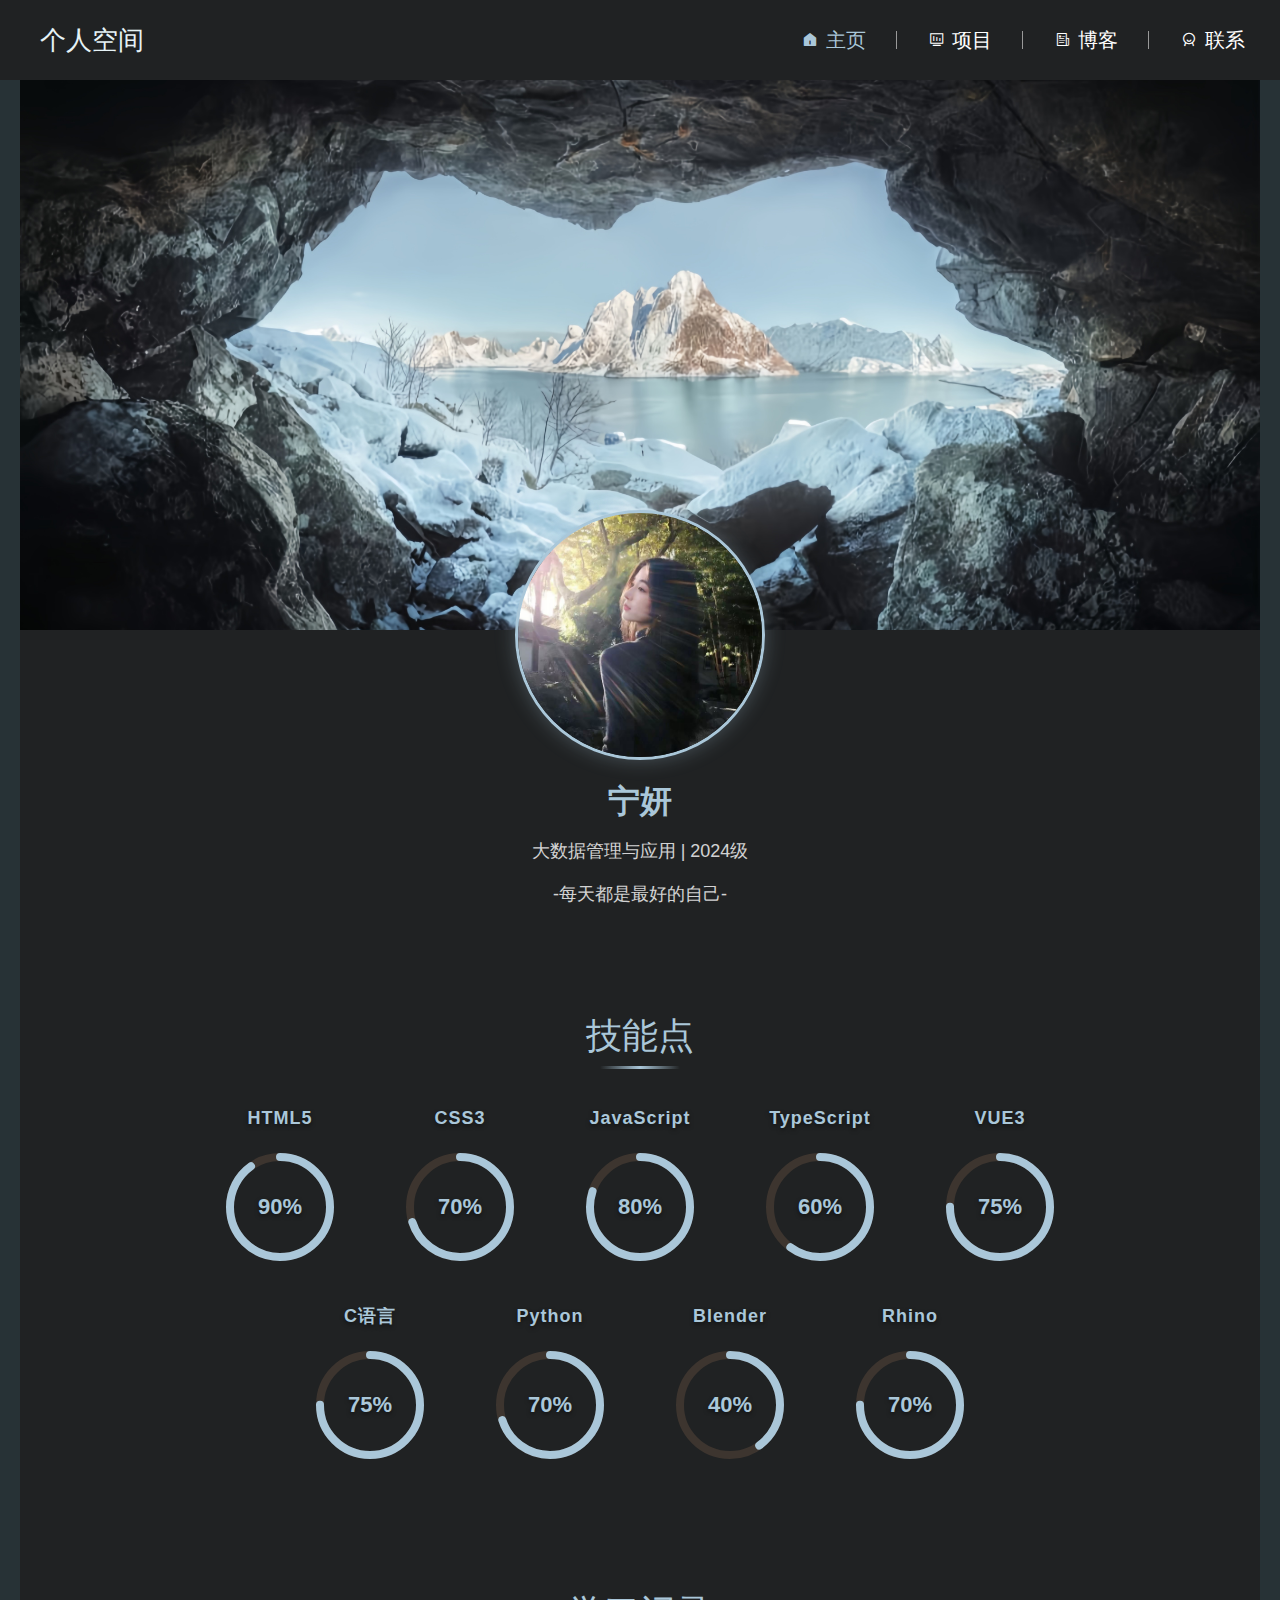
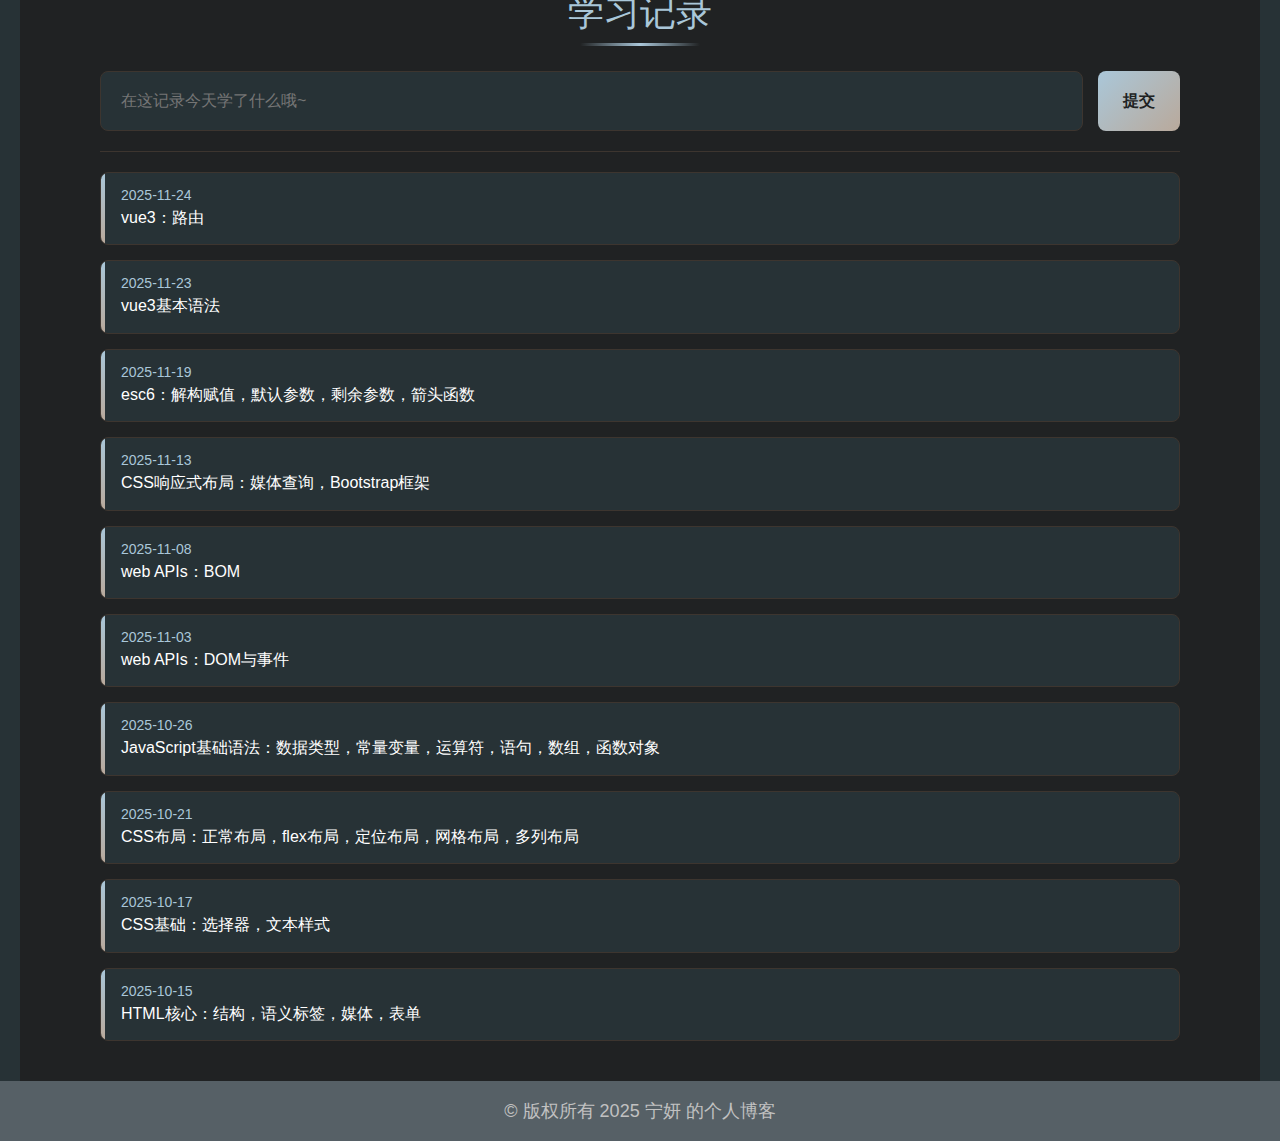
<file: index.html>
<!DOCTYPE html>
<html lang="en">

<head>
  <meta charset="UTF-8">
  <meta name="viewport" content="width=device-width, initial-scale=1.0, maximum-scale=1.0, user-scalable=no">
  <meta name="HandheldFriendly" content="true">
  <meta name="MobileOptimized" content="width">
  <meta name="theme-color" content="#273236">
  <title>个人空间</title>
  <link rel="stylesheet" href="./css/base.css">
  <link rel="stylesheet" href="./css/common.css">
  <link rel="stylesheet" href="./css/index.css">
  <link rel="stylesheet" href="./iconfont/iconfont.css">
  <link rel="stylesheet" href="./css/jiazai.css">
  <!-- 延迟加载JavaScript，确保DOM完全加载 -->
  <link rel="preload" href="./images/banner.jpg" as="image">
</head>

<body>
  <!-- 头部 -->
  <!-- 快捷导航 -->
  <div class="shortcut">
    <div class="w">
      <div class="shortcut-toll">
        <div class="shortcut-left">
          <h2>个人空间</h2>
        </div>
        <div class="shortcut-right">
          <ul>
            <li><a href="index.html" class="one">
                <span class="iconfont icon-shouye2-xuanzhong"></span>
                主页</a></li>
            <li class="line"></li>
            <li><a href="xiangmu.html" class="two"><span class="iconfont icon-zixun1-weixuanzhong">
                </span>
                项目</a></li>
            <li class="line"></li>
            <li><a href="boke.html" class="three"><span class="iconfont icon-zixun2-weixuanzhong"></span>
                博客</a></li>
            <li class="line"></li>
            <li><a href="lianxi.html" class="four"><span class="iconfont icon-wode2-weixuanzhong"></span>
                联系</a></li>
          </ul>
        </div>
      </div>
    </div>
  </div>
  <!-- banner -->
  <div class="banner">
    <div class="w">
      <div class="pic">
      </div>
    </div>
  </div>

  <!-- 内容 -->
  <div class="body">
    <div class="connect">
      <div class="w">
        <!-- 自我介绍 -->
        <div class="self-introduction">
          <div class="self-top">
            <div class="profile-image">
              <img src="./images/self.jpg" alt="宁妍">
            </div>
            <h1>宁妍</h1>
            <p class="profile-description">大数据管理与应用 | 2024级</p>
            <p class="profile-description">-每天都是最好的自己-</p>

          </div>
          <div class="self-bottom">
            <p class="title">技能点</p>
            <div class="hobby">
              <ul>
                <li>
                  <span class="skill-name">HTML5</span>
                  <div class="circle-progress">
                    <svg class="circle-progress-svg" width="120" height="120">
                      <circle class="circle-bg" cx="60" cy="60" r="50" fill="none" />
                      <circle class="circle-progress-bar" cx="60" cy="60" r="50" fill="none" stroke-dasharray="314.16"
                        stroke-dashoffset="31.42" data-percent="90" />
                    </svg>
                    <span class="skill-percentage">90%</span>
                  </div>
                </li>
                <li>
                  <span class="skill-name">CSS3</span>
                  <div class="circle-progress">
                    <svg class="circle-progress-svg" width="120" height="120">
                      <circle class="circle-bg" cx="60" cy="60" r="50" fill="none" />
                      <circle class="circle-progress-bar" cx="60" cy="60" r="50" fill="none" stroke-dasharray="314.16"
                        stroke-dashoffset="94.25" data-percent="70" />
                    </svg>
                    <span class="skill-percentage">70%</span>
                  </div>
                </li>
                <li>
                  <span class="skill-name">JavaScript</span>
                  <div class="circle-progress">
                    <svg class="circle-progress-svg" width="120" height="120">
                      <circle class="circle-bg" cx="60" cy="60" r="50" fill="none" />
                      <circle class="circle-progress-bar" cx="60" cy="60" r="50" fill="none" stroke-dasharray="314.16"
                        stroke-dashoffset="157.08" data-percent="80" />
                    </svg>
                    <span class="skill-percentage">80%</span>
                  </div>
                </li>
                <li>
                  <span class="skill-name">TypeScript</span>
                  <div class="circle-progress">
                    <svg class="circle-progress-svg" width="120" height="120">
                      <circle class="circle-bg" cx="60" cy="60" r="50" fill="none" />
                      <circle class="circle-progress-bar" cx="60" cy="60" r="50" fill="none" stroke-dasharray="314.16"
                        stroke-dashoffset="157.08" data-percent="60" />
                    </svg>
                    <span class="skill-percentage">60%</span>
                  </div>
                </li>
                <li>
                  <span class="skill-name">VUE3</span>
                  <div class="circle-progress">
                    <svg class="circle-progress-svg" width="120" height="120">
                      <circle class="circle-bg" cx="60" cy="60" r="50" fill="none" />
                      <circle class="circle-progress-bar" cx="60" cy="60" r="50" fill="none" stroke-dasharray="314.16"
                        stroke-dashoffset="157.08" data-percent="75" />
                    </svg>
                    <span class="skill-percentage">75%</span>
                  </div>
                </li>
                <li>
                  <span class="skill-name">C语言</span>
                  <div class="circle-progress">
                    <svg class="circle-progress-svg" width="120" height="120">
                      <circle class="circle-bg" cx="60" cy="60" r="50" fill="none" />
                      <circle class="circle-progress-bar" cx="60" cy="60" r="50" fill="none" stroke-dasharray="314.16"
                        stroke-dashoffset="78.54" data-percent="75" />
                    </svg>
                    <span class="skill-percentage">75%</span>
                  </div>
                </li>
                <li>
                  <span class="skill-name">Python</span>
                  <div class="circle-progress">
                    <svg class="circle-progress-svg" width="120" height="120">
                      <circle class="circle-bg" cx="60" cy="60" r="50" fill="none" />
                      <circle class="circle-progress-bar" cx="60" cy="60" r="50" fill="none" stroke-dasharray="314.16"
                        stroke-dashoffset="94.25" data-percent="70" />
                    </svg>
                    <span class="skill-percentage">70%</span>
                  </div>
                </li>
                <li>
                  <span class="skill-name">Blender</span>
                  <div class="circle-progress">
                    <svg class="circle-progress-svg" width="120" height="120">
                      <circle class="circle-bg" cx="60" cy="60" r="50" fill="none" />
                      <circle class="circle-progress-bar" cx="60" cy="60" r="50" fill="none" stroke-dasharray="314.16"
                        stroke-dashoffset="188.5" data-percent="40" />
                    </svg>
                    <span class="skill-percentage">40%</span>
                  </div>
                </li>
                <li>
                  <span class="skill-name">Rhino</span>
                  <div class="circle-progress">
                    <svg class="circle-progress-svg" width="120" height="120">
                      <circle class="circle-bg" cx="60" cy="60" r="50" fill="none" />
                      <circle class="circle-progress-bar" cx="60" cy="60" r="50" fill="none" stroke-dasharray="314.16"
                        stroke-dashoffset="94.25" data-percent="75" />
                    </svg>
                    <span class="skill-percentage">70%</span>
                  </div>
                </li>
              </ul>
            </div>
          </div>
        </div>
        <!-- 学习记录 -->
        <div class="study-records">
          <div class="record-card">
            <h2>学习记录</h2>
            <div class="record-form">
              <input type="text" id="studyInput" placeholder="在这记录今天学了什么哦~">
              <button id="submitBtn">提交</button>
            </div>
            <div class="records-section">
              <ul id="recordsList"></ul>
            </div>
          </div>
        </div>
      </div>
    </div>


    <script src="./js/index.js"></script>
</body>

<!-- 尾部 -->
<footer class="footer ">
  <div class="w">
    <p>© 版权所有 2025 宁妍 的个人博客</p>
  </div>
</footer>


</html>
</file>
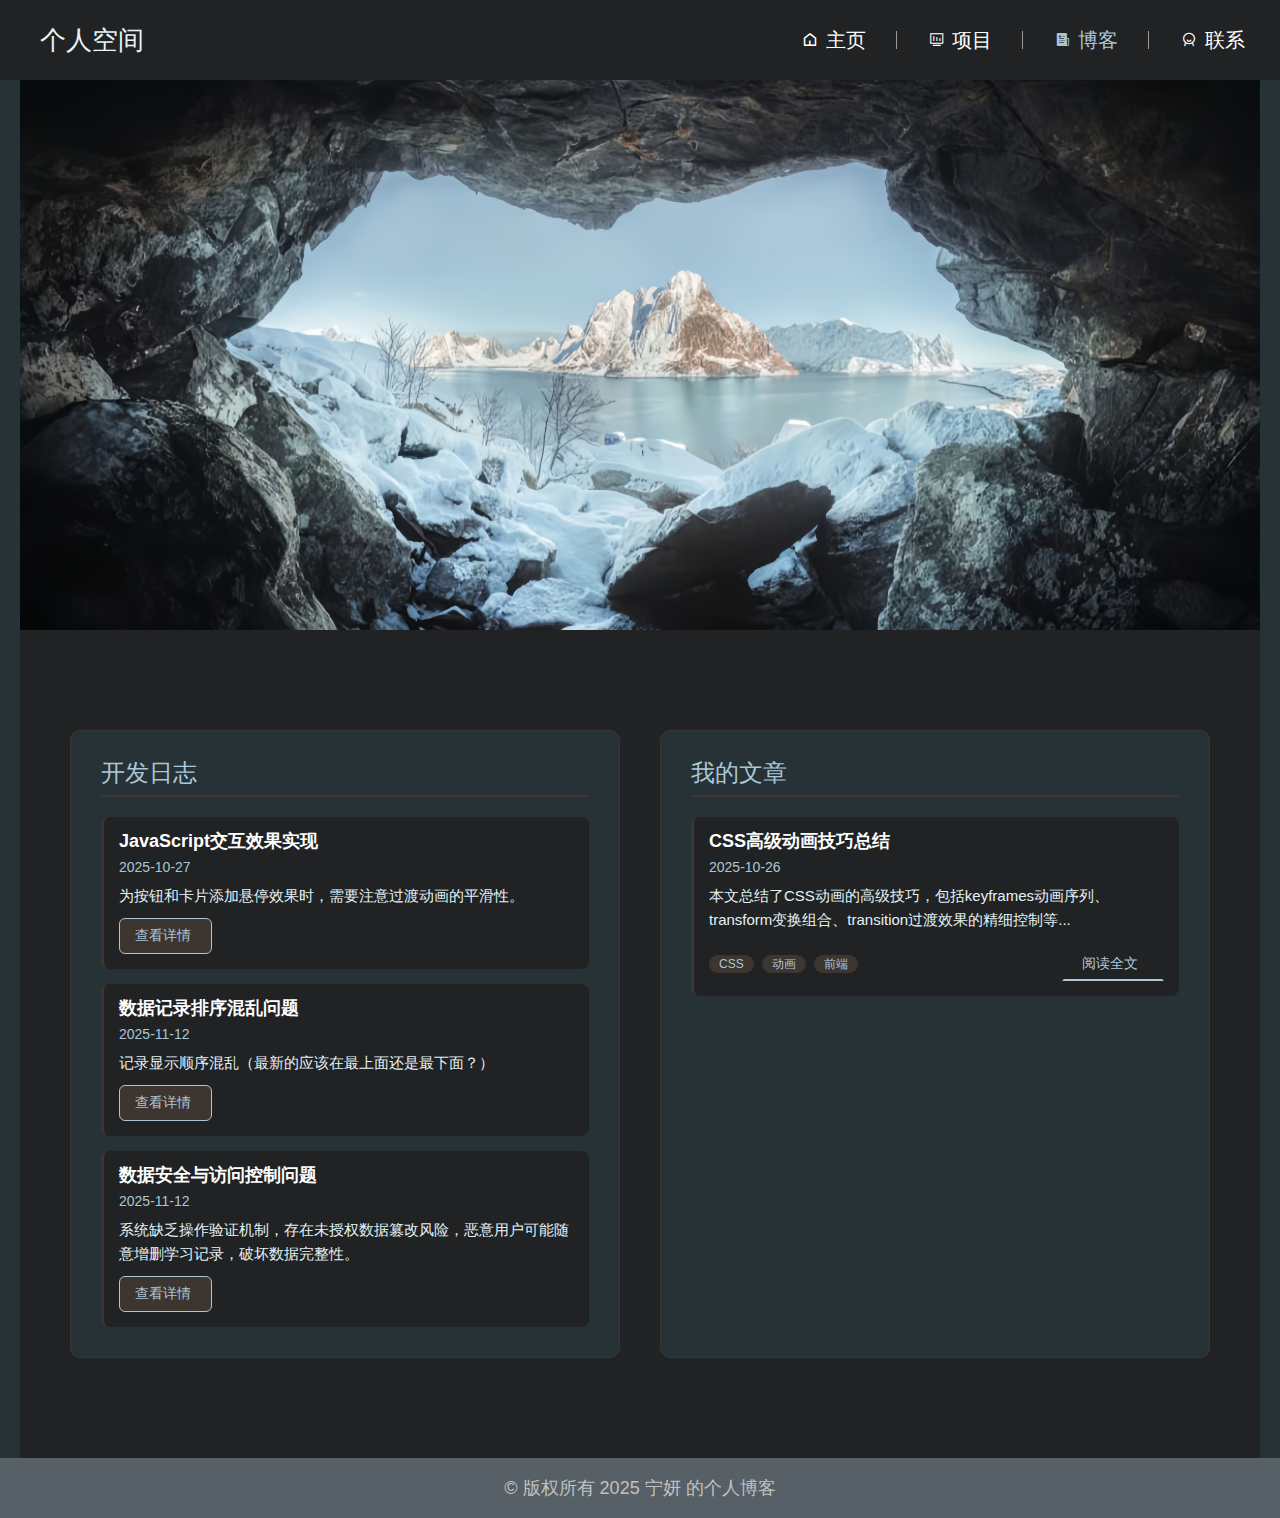
<file: boke.html>
<!DOCTYPE html>
<html lang="en">

<head>
  <meta charset="UTF-8">
  <meta name="viewport" content="width=device-width, initial-scale=1.0">
  <title>个人空间</title>
  <link rel="stylesheet" href="./css/base.css">
  <link rel="stylesheet" href="./css/common.css">
  <link rel="stylesheet" href="./css/boke.css">
  <link rel="stylesheet" href="./iconfont/iconfont.css">
  <link rel="preload" href="./images/banner.jpg" as="image">
</head>

<body>
  <!-- 头部 -->
  <!-- 快捷导航 -->
  <div class="shortcut">
    <div class="w">
      <div class="shortcut-toll">
        <div class="shortcut-left">
          <h2>个人空间</h2>
        </div>
        <div class="shortcut-right">
          <ul>
            <li><a href="index.html" class="one">
                <span class="iconfont icon-shouye2-weixuanzhong"></span>
                主页</a></li>
            <li class="line"></li>
            <li><a href="xiangmu.html" class="two"><span class="iconfont icon-zixun1-weixuanzhong">
                </span>
                项目</a></li>
            <li class="line"></li>
            <li><a href="boke.html" class="three"><span class="iconfont icon-zixun2-xuanzhong"></span>
                博客</a></li>
            <li class="line"></li>
            <li><a href="lianxi.html" class="four"><span class="iconfont icon-wode2-weixuanzhong"></span>
                联系</a></li>
          </ul>
        </div>
      </div>
    </div>
  </div>
  <!-- banner -->
  <div class="banner">
    <div class="w">
      <div class="pic">
      </div>
    </div>
  </div>

  <!-- 内容 -->
  <div class="body">

    <div class="w">
      <div class="connect">
        <div class="blog-container">
          <!-- 开发日志部分 -->
          <div class="blog-section">
            <h3><span class="iconfont icon-rizhi"></span> 开发日志</h3>
            <!-- 日志1 -->
            <div class="dev-log-item">
              <h4 class="log-title">JavaScript交互效果实现</h4>
              <span class="log-date">2025-10-27</span>
              <p class="log-content">为按钮和卡片添加悬停效果时，需要注意过渡动画的平滑性。</p>
              <button class="detail-btn">查看详情 <span class="iconfont icon-jiantou1"></span></button>
              <div class="log-solution" style="display: none;">
                <h5 class="solution-title">解决步骤：</h5>
                <ol class="solution-steps">
                  <li>确定交互元素：识别需要添加悬停效果的UI组件</li>
                  <li>设计动画效果：规划缩放、颜色变化、阴影等视觉反馈</li>
                  <li>添加过渡属性：为所有变化的属性设置统一的transition时间（0.3s）</li>
                  <li>调整时间曲线：使用ease-out使动画开始较快，结束较慢</li>
                  <li>实现延迟效果：为不同属性设置stagger delay，创建层次感</li>
                  <li>性能优化：避免在动画中改变position、width等触发重排的属性</li>
                </ol>
              </div>
            </div>
            <!-- 日志2 -->
            <div class="dev-log-item">
              <h4 class="log-title">数据记录排序混乱问题</h4>
              <span class="log-date">2025-11-12</span>
              <p class="log-content">记录显示顺序混乱（最新的应该在最上面还是最下面？）</p>
              <button class="detail-btn">查看详情 <span class="iconfont icon-jiantou1"></span></button>
              <div class="log-solution" style="display: none;">
                <h5 class="solution-title">解决步骤：</h5>
                <ol class="solution-steps">
                  <li>使用unshift()将新记录插入数组开头</li>
                  <li>或用sort((a,b) => b.timestamp - a.timestamp)按时间戳倒序</li>
                  <li>渲染时直接遍历数组，最新记录自然显示在顶部</li>
                </ol>
              </div>
            </div>
            <!-- 日志3 -->
            <div class="dev-log-item">
              <h4 class="log-title">数据安全与访问控制问题</h4>
              <span class="log-date">2025-11-12</span>
              <p class="log-content">系统缺乏操作验证机制，存在未授权数据篡改风险，恶意用户可能随意增删学习记录，破坏数据完整性。</p>
              <button class="detail-btn">查看详情 <span class="iconfont icon-jiantou1"></span></button>
              <div class="log-solution" style="display: none;">
                <h5 class="solution-title">解决步骤：</h5>
                <ol class="solution-steps">
                  <li>在执行提交或删除操作前触发验证流程</li>
                  <li>通过模态对话框要求用户输入预设密钥</li>
                  <li>建立验证中间件，仅在密码验证通过后执行数据操作</li>
                  <li>验证失败时终止当前操作并提示错误信息</li>
                  <li>p：在实际应用中，这种前端验证仍然可能被绕过，因此对于更敏感的操作，建议结合后端验证。但鉴于当前需求为前端功能，我们仅在前端实现。</li>
                </ol>
              </div>
            </div>
          </div>

          <!-- 我的文章部分 -->
          <div class="blog-section">
            <h3><span class="iconfont icon-wenzhang"></span> 我的文章</h3>
            <!-- 文章1 -->
            <div class="article-item">
              <h4 class="article-title">CSS高级动画技巧总结</h4>
              <span class="article-date">2025-10-26</span>
              <p class="article-content">
                本文总结了CSS动画的高级技巧，包括keyframes动画序列、transform变换组合、transition过渡效果的精细控制等...</p>
              <div class="article-actions">
                <div class="article-tags">
                  <span class="article-tag">CSS</span>
                  <span class="article-tag">动画</span>
                  <span class="article-tag">前端</span>
                </div>
                <button class="article-detail-btn">阅读全文 <span class="iconfont icon-jiantouyou"></span></button>
              </div>
              <div class="article-full-content" style="display: none;">
                <p class="full-text">
                  掌握高级技巧的核心是打破单一属性变化，通过组合与控制实现更细腻、更贴近自然的动画效果。

                  1. 多属性与分层动画：避免“僵硬感”

                  核心是用 animation 或 transition 同时控制多个属性，并为不同元素设置不同延迟，模拟真实世界的运动层次。

                  • 示例：按钮hover时，背景色（0ms延迟）、缩放（100ms延迟）、阴影（200ms延迟）依次变化，而非同步动。

                  • 关键代码：transition: background 0.3s, transform 0.3s 0.1s, box-shadow 0.3s 0.2s;

                  2. 贝塞尔曲线：自定义动画“节奏”

                  cubic-bezier() 是控制动画速度曲线的核心，能实现“先快后慢”“回弹”等非匀速效果，替代默认的 ease。

                  • 常用实用曲线：

                  ◦ 轻微回弹：cubic-bezier(0.17, 0.67, 0.83, 0.67)（适合卡片弹出）

                  ◦ 快速启动：cubic-bezier(0.22, 1, 0.36, 1)（适合按钮点击）

                  • 工具推荐：使用 cubic-bezier.com 可视化调试曲线。

                  3. 关键帧（@keyframes）进阶：精细控制每一步

                  不局限于“开始-结束”两帧，在 @keyframes 中插入中间帧，实现复杂运动路径或状态变化。

                  • 示例：小球弹跳动画，在50%帧设置 transform: scale(1.1, 0.9)（落地压扁），100%帧恢复原大小，模拟真实弹跳形变。

                  • 关键代码：
                  @keyframes bounce {
                  0% { transform: translateY(0); }
                  50% { transform: translateY(100px) scale(1.1, 0.9); }
                  100% { transform: translateY(0); }
                  }
                  4. 硬件加速：解决“卡顿”问题

                  通过触发浏览器GPU渲染，提升动画流畅度，尤其适合高频变化的元素（如旋转、缩放）。

                  • 触发方式：为动画元素添加 transform: translateZ(0) 或 will-change: transform（提前告知浏览器准备优化）。

                  • 注意：避免滥用，过多GPU加速会占用额外内存。

                  5. 动画组合：实现“复合效果”

                  将多个独立动画通过 animation 合并，用逗号分隔，实现更丰富的视觉表现。

                  • 示例：图标同时旋转（spin动画）+ 闪烁（flash动画），关键代码：animation: spin 2s linear infinite, flash 1s ease infinite;
                </p>
              </div>
            </div>
            <!-- 文章2 -->
          </div>
        </div>
      </div>
    </div>
  </div>
  <script src="js/boke.js"></script>

  <!-- 尾部 -->
  <footer class="footer ">
    <div class="w">
      <p>© 版权所有 2025 宁妍 的个人博客</p>
    </div>
  </footer>

</html>
</file>
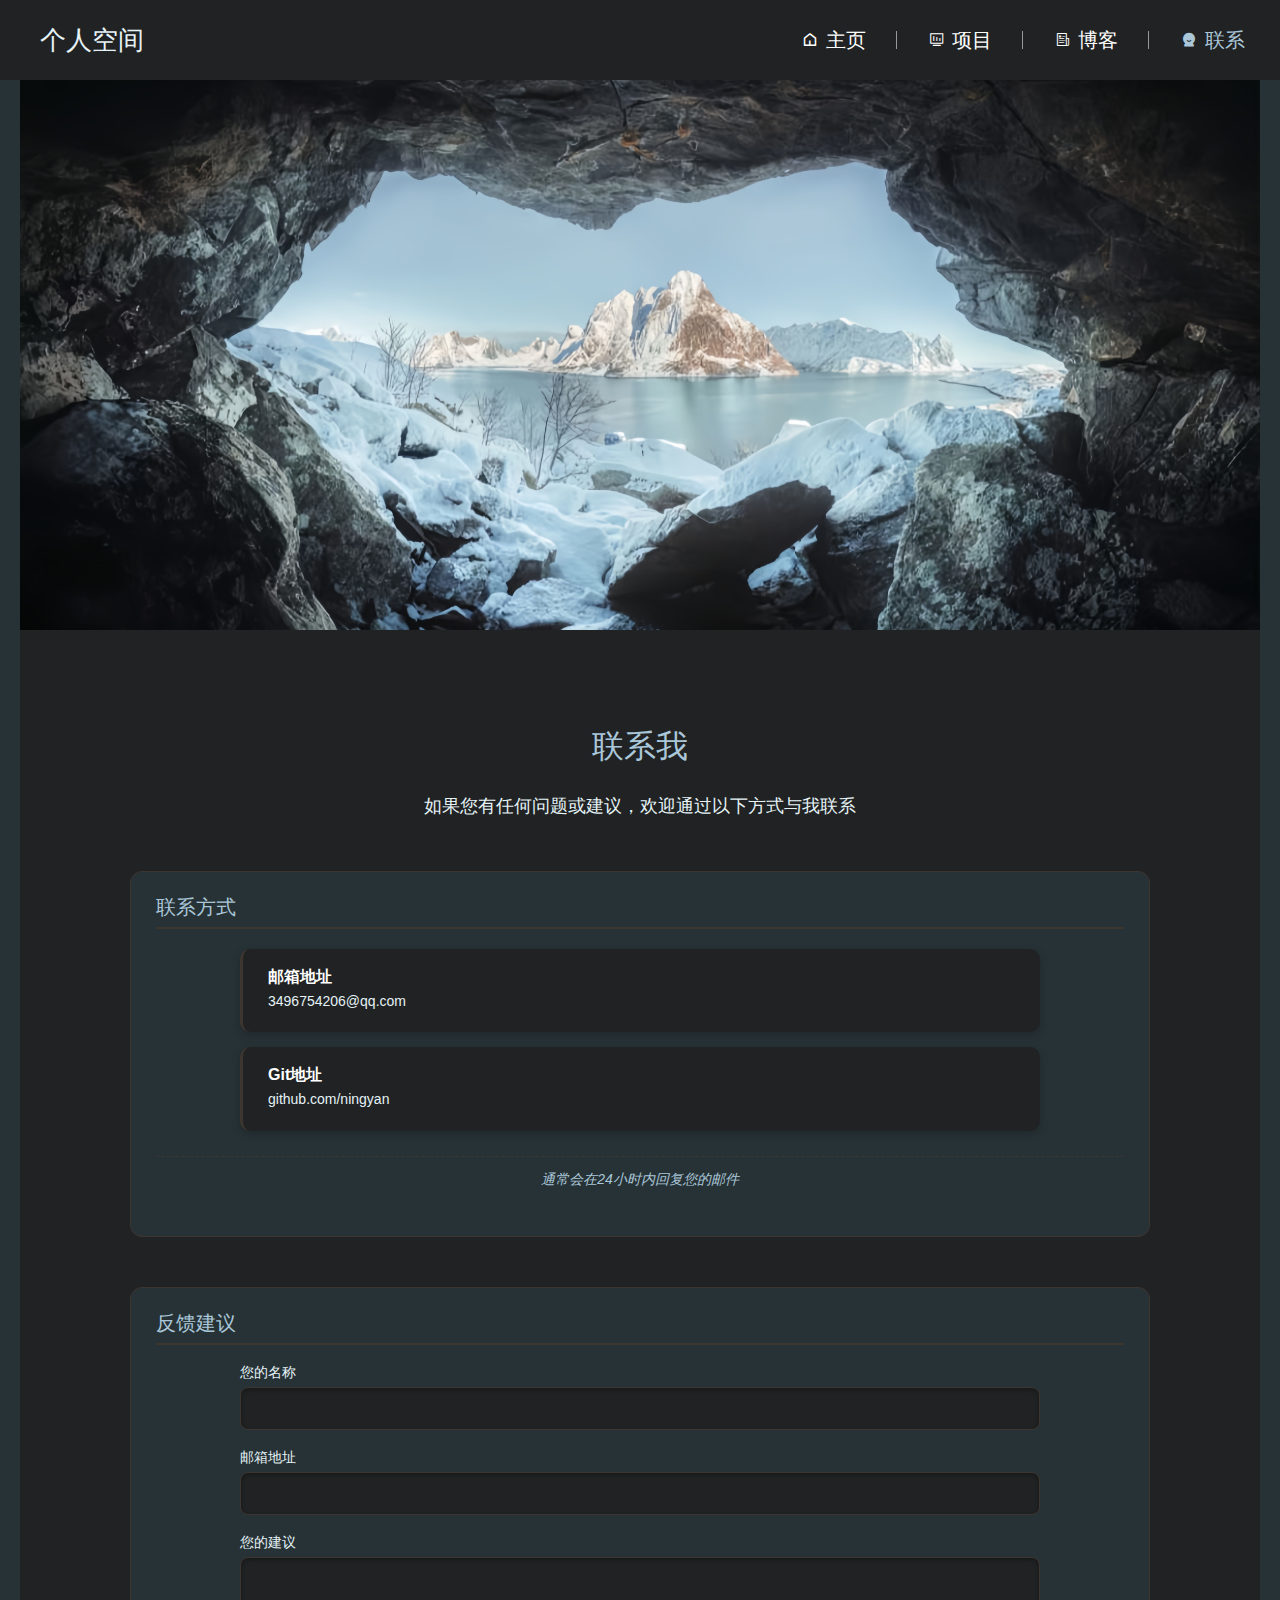
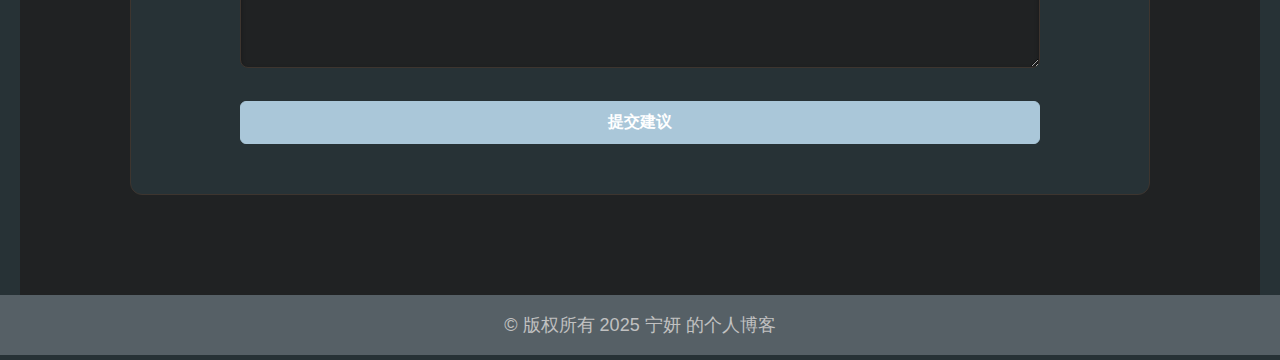
<file: lianxi.html>
<!DOCTYPE html>
<html lang="en">

<head>
  <meta charset="UTF-8">
  <meta name="viewport" content="width=device-width, initial-scale=1.0">
  <title>个人空间</title>
  <link rel="stylesheet" href="./css/base.css">
  <link rel="stylesheet" href="./css/common.css">
  <link rel="stylesheet" href="./css/lianxi.css">
  <link rel="stylesheet" href="./iconfont/iconfont.css">
</head>

<body>
  <!-- 头部 -->
  <!-- 快捷导航 -->
  <div class="shortcut">
    <div class="w">
      <div class="shortcut-toll">
        <div class="shortcut-left">
          <h2>个人空间</h2>
        </div>
        <div class="shortcut-right">
          <ul>
            <li><a href="index.html" class="one">
                <span class="iconfont icon-shouye2-weixuanzhong"></span>
                主页</a></li>
            <li class="line"></li>
            <li><a href="xiangmu.html" class="two"><span class="iconfont icon-zixun1-weixuanzhong">
                </span>
                项目</a></li>
            <li class="line"></li>
            <li><a href="boke.html" class="three"><span class="iconfont icon-zixun2-weixuanzhong"></span>
                博客</a></li>
            <li class="line"></li>
            <li><a href="lianxi.html" class="four"><span class="iconfont icon-wode2-xuanzhong"></span>
                联系</a></li>
          </ul>
        </div>
      </div>
    </div>
  </div>
  <!-- banner -->
  <div class="banner">
    <div class="w">
      <div class="pic">
      </div>
    </div>
  </div>

  <!-- 内容 -->
  <div class="body">
    <div class="w">
      <div class="connect">
        <!-- 联系我标题 -->
        <div class="contact-header">
          <h3>联系我</h3>
          <p class="contact-intro">如果您有任何问题或建议，欢迎通过以下方式与我联系</p>
        </div>

        <!-- 联系方式板块 -->
        <div class="contact-section">
          <h4 class="section-title">联系方式</h4>
          <div class="contact-info">
            <div class="contact-item">
              <div class="contact-detail">
                <strong>邮箱地址</strong>
                <p>3496754206@qq.com</p>
              </div>
            </div>
            <div class="contact-item">
              <div class="contact-detail">
                <strong>Git地址</strong>
                <p>github.com/ningyan</p>
              </div>
            </div>
          </div>
          <p class="response-time">通常会在24小时内回复您的邮件</p>
        </div>

        <!-- 反馈建议板块 -->
        <div class="feedback-section">
          <h4 class="section-title">反馈建议</h4>
          <form class="feedback-form">
            <div class="form-group">
              <label for="name">您的名称</label>
              <input type="text" id="name" name="name" required>
            </div>
            <div class="form-group">
              <label for="email">邮箱地址</label>
              <input type="email" id="email" name="email" required>
            </div>
            <div class="form-group">
              <label for="suggestion">您的建议</label>
              <textarea id="suggestion" name="suggestion" rows="5" required></textarea>
            </div>
            <button type="submit" class="submit-btn">提交建议</button>
          </form>
        </div>
      </div>
    </div>
  </div>

  <!-- 尾部 -->
  <footer class="footer ">
    <div class="w">
      <p>© 版权所有 2025 宁妍 的个人博客</p>
    </div>
  </footer>

  <script src="js/lianxi.js"></script>

</html>
</file>
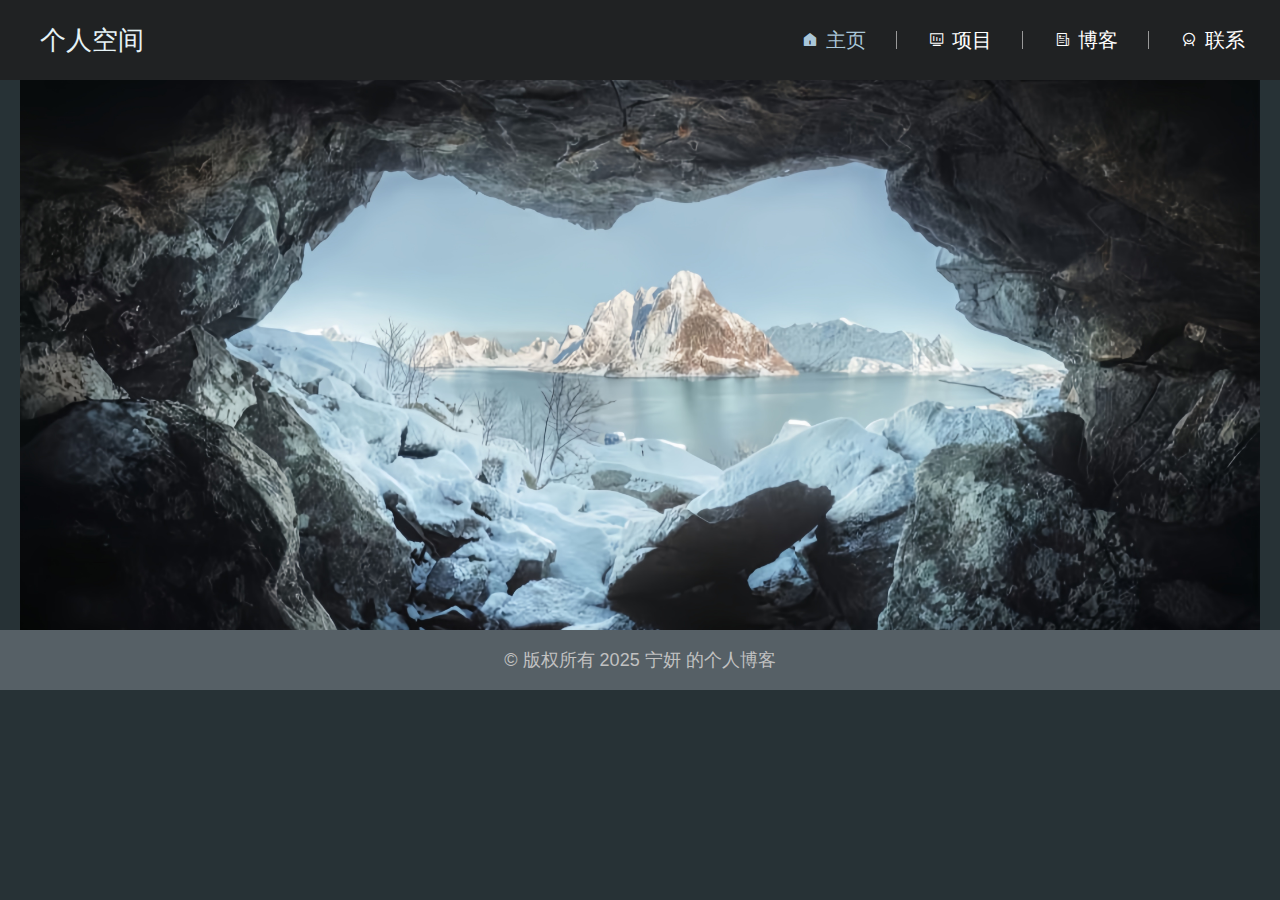
<file: list.html>
<!DOCTYPE html>
<html lang="en">

<head>
  <meta charset="UTF-8">
  <meta name="viewport" content="width=device-width, initial-scale=1.0">
  <title>个人空间</title>
  <link rel="stylesheet" href="./css/base.css">
  <link rel="stylesheet" href="./css/common.css">
  <link rel="stylesheet" href="./css/index.css">
  <link rel="stylesheet" href="./iconfont/iconfont.css">
</head>

<body>
  <!-- 头部 -->
  <!-- 快捷导航 -->
  <div class="shortcut">
    <div class="w">
      <div class="shortcut-toll">
        <div class="shortcut-left">
          <h2>个人空间</h2>
        </div>
        <div class="shortcut-right">
          <ul>
            <li><a href="#" class="one">
                <span class="iconfont icon-shouye2-xuanzhong"></span>
                主页</a></li>
            <li class="line"></li>
            <li><a href="#" class="two"><span class="iconfont icon-zixun1-weixuanzhong">
                </span>
                项目</a></li>
            <li class="line"></li>
            <li><a href="#" class="three"><span class="iconfont icon-zixun2-weixuanzhong"></span>
                博客</a></li>
            <li class="line"></li>
            <li><a href="#" class="four"><span class="iconfont icon-wode2-weixuanzhong"></span>
                联系</a></li>
          </ul>
        </div>
      </div>
    </div>
  </div>
  <!-- banner -->
  <div class="banner">
    <div class="w">
      <div class="pic">
      </div>
    </div>
  </div>

  <!-- 内容 -->
  <div class="body"></div>

  <!-- 尾部 -->
  <footer class="footer ">
    <div class="w">
      <p>© 版权所有 2025 宁妍 的个人博客</p>
    </div>
  </footer>


</html>
</file>
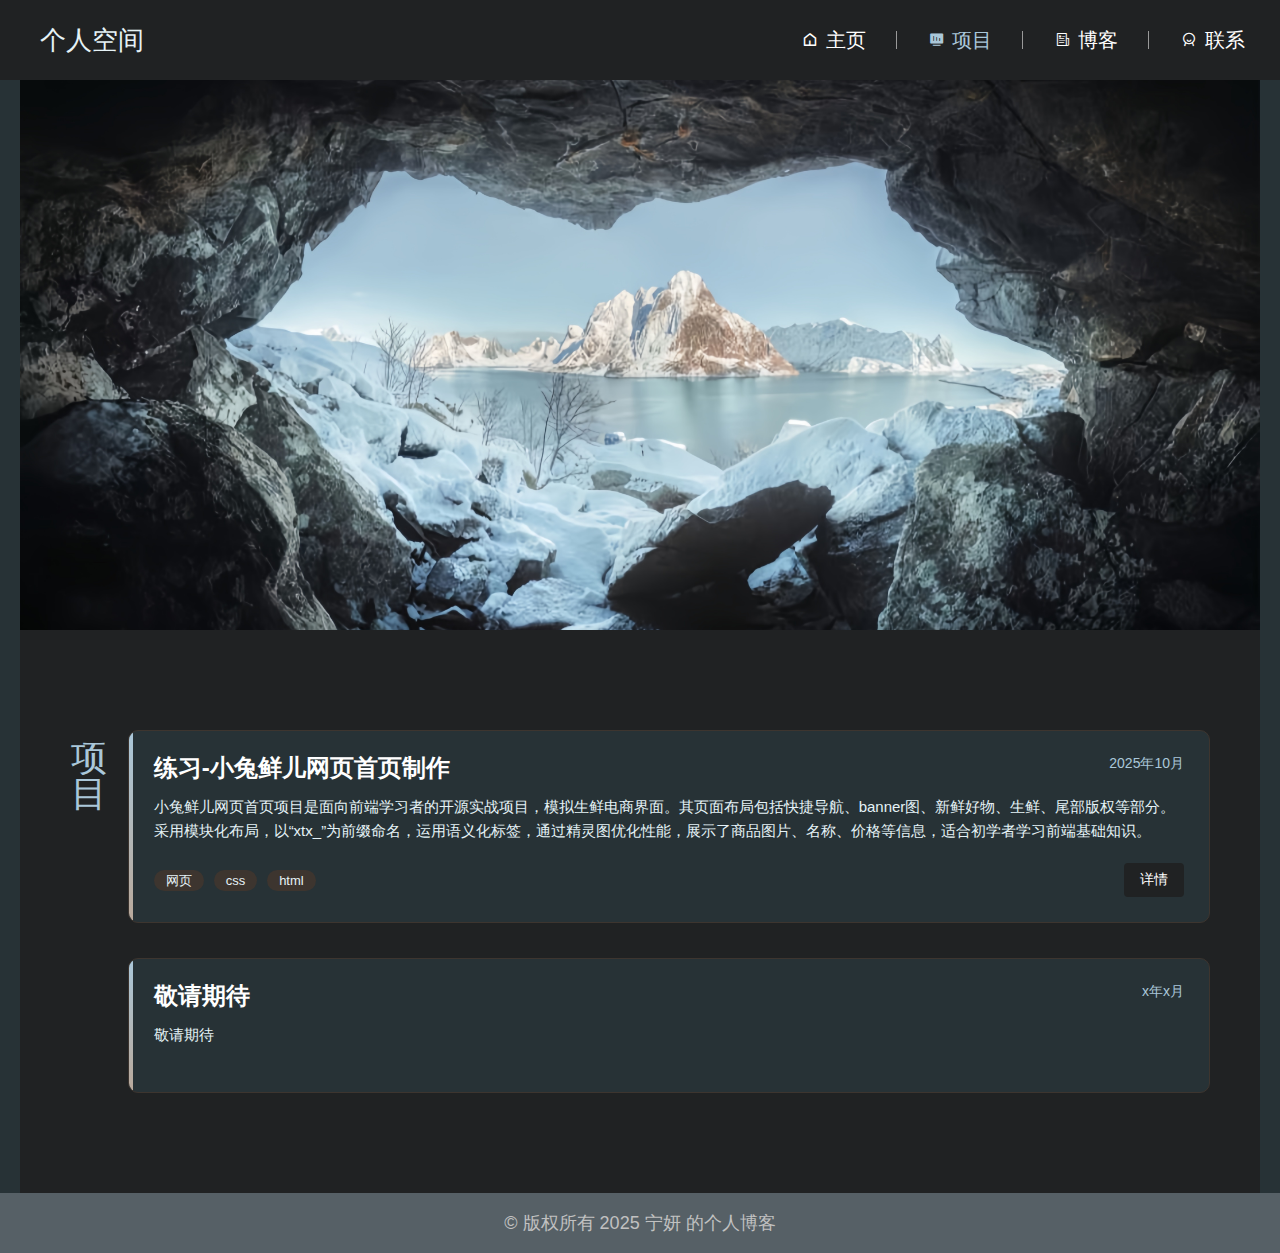
<file: xiangmu.html>
<!DOCTYPE html>
<html lang="en">

<head>
  <meta charset="UTF-8">
  <meta name="viewport" content="width=device-width, initial-scale=1.0">
  <title>个人空间</title>
  <link rel="stylesheet" href="./css/base.css">
  <link rel="stylesheet" href="./css/common.css">
  <link rel="stylesheet" href="./css/xiangmu.css">
  <link rel="stylesheet" href="./iconfont/iconfont.css">
</head>

<body>
  <!-- 头部 -->
  <!-- 快捷导航 -->
  <div class="shortcut">
    <div class="w">
      <div class="shortcut-toll">
        <div class="shortcut-left">
          <h2>个人空间</h2>
        </div>
        <div class="shortcut-right">
          <ul>
            <li><a href="index.html" class="one">
                <span class="iconfont icon-shouye2-weixuanzhong"></span>
                主页</a></li>
            <li class="line"></li>
            <li><a href="xiangmu.html" class="two"><span class="iconfont icon-zixun1-xuanzhong">
                </span>
                项目</a></li>
            <li class="line"></li>
            <li><a href="boke.html" class="three"><span class="iconfont icon-zixun2-weixuanzhong"></span>
                博客</a></li>
            <li class="line"></li>
            <li><a href="lianxi.html" class="four"><span class="iconfont icon-wode2-weixuanzhong"></span>
                联系</a></li>
          </ul>
        </div>
      </div>
    </div>
  </div>
  <!-- banner -->
  <div class="banner">
    <div class="w">
      <div class="pic">
      </div>
    </div>
  </div>

  <!-- 内容 -->
  <div class="body">
    <div class="w">
      <div class="connect">
        <!-- 项目标题 -->
        <h2 class="project-title">项目</h2>

        <!-- 项目列表 -->
        <div class="project-list">
          <!-- 项目1 -->
          <div class="project-item">
            <div class="project-header">
              <h3 class="project-name">练习-小兔鲜儿网页首页制作</h3>
              <span class="project-date">2025年10月</span>
            </div>
            <div class="project-conference"></div>
            <!-- <div class="project-authors">宁妍</div> -->
            <div class="project-description">
              小兔鲜儿网页首页项目是面向前端学习者的开源实战项目，模拟生鲜电商界面。其页面布局包括快捷导航、banner图、新鲜好物、生鲜、尾部版权等部分。采用模块化布局，以“xtx_”为前缀命名，运用语义化标签，通过精灵图优化性能，展示了商品图片、名称、价格等信息，适合初学者学习前端基础知识。
            </div>
            <div class="project-footer">
              <div class="project-tags">
                <span class="small-tag">网页</span>
                <span class="small-tag">css</span>
                <span class="small-tag">html</span>
              </div>
              <button class="detail-btn">详情</button>
            </div>
          </div>
          <!-- 项目2 -->
          <div class="project-item">
            <div class="project-header">
              <h3 class="project-name">敬请期待</h3>
              <span class="project-date">x年x月</span>
            </div>
            <div class="project-conference"></div>
            <!-- <div class="project-authors">宁妍</div> -->
            <div class="project-description">
              敬请期待
            </div>

          </div>
        </div>
      </div>
    </div>

    <!-- 尾部 -->
    <footer class="footer ">
      <div class="w">
        <p>© 版权所有 2025 宁妍 的个人博客</p>
      </div>
    </footer>

    <script>
      document.addEventListener('DOMContentLoaded', function () {
        const detailBtns = document.querySelectorAll('.detail-btn');
        const projectItems = document.querySelectorAll('.project-item');

        // 详情按钮点击事件
        detailBtns.forEach(btn => {
          btn.addEventListener('click', function () {
            const projectName = this.closest('.project-item').querySelector('.project-name').textContent;
            alert(`查看项目详情: ${projectName}\n(功能开发中)`);
          });
        });

        // 添加简单的页面加载动画
        projectItems.forEach((item, index) => {
          item.style.opacity = '0';
          item.style.transform = 'translateY(20px)';
          item.style.transition = 'opacity 0.5s ease, transform 0.5s ease';

          setTimeout(() => {
            item.style.opacity = '1';
            item.style.transform = 'translateY(0)';
          }, 100 + index * 150);
        });
      });
    </script>

</html>
</file>
<file: css/base.css>
/* 去除常见标签默认的 margin 和 padding */
* {
  margin: 0;
  padding: 0;
  box-sizing: border-box;
}

/* 设置网页统一的字体大小、行高、字体系列相关属性 */
body {
  font: 16px/1 "Microsoft Yahei",
    "Hiragino Sans GB", "Heiti SC", "WenQuanYi Micro Hei", sans-serif;
  color: #333;
}

/* 去除列表默认样式 */
ul,
ol {
  list-style: none;
}

/* 去除默认的倾斜效果 */
em,
i {
  font-style: normal;
}

/* 去除a标签默认下划线，并设置默认文字颜色 */
a {
  text-decoration: none;
  color: #333;
}

/* 设置img的垂直对齐方式为居中对齐，去除img默认下间隙 */
img {
  vertical-align: middle;
}

/* 去除input默认样式 */
input {
  border: none;
  outline: none;
  color: #333;
}

h1,
h2,
h3,
h4,
h5,
h6 {
  font-weight: 400;
}
</file>
<file: css/common.css>
/* 公共部分 */
.w {
  width: 100%;
  max-width: 1280px;
  margin: 0 auto;
  padding: 0 20px;
  box-sizing: border-box;
}

/* 响应式断点 */
@media (max-width: 768px) {
  .w {
    padding: 0 15px;
  }
}

@media (max-width: 480px) {
  .w {
    padding: 0 10px;
  }
}

body {
  background-color: #273236;
}

/* 头部 */
/* 快捷导航 */
.shortcut {
  background-color: #202223;
  height: 80px;
  position: relative;
}

.shortcut-toll {
  display: flex;
  justify-content: space-between;
  align-items: center;
  height: 100%;
}

.shortcut-left h2 {
  line-height: 80px;
  color: #e5f2f6;
  margin-left: 20px;
  font-size: 26px;
}

.shortcut-right {
  display: flex;
  justify-content: flex-end;
}

.shortcut-right ul {
  display: flex;
  justify-content: flex-end;
  align-items: center;
  height: 80px;
}

.shortcut-right li {
  margin: 0 10px;
}

.shortcut-right li a {
  font-size: 20px;
  color: #ffffff;
  transition: all 0.3s ease;
}

.shortcut-right li a span {
  font-size: 20px;
}

.shortcut-right li:last-child {
  margin-right: 15px;
}

.shortcut-right li a:hover {
  color: #aac7d9;
  padding-bottom: 25px;
  border-bottom: 2px solid #aac7d9;
}

.shortcut-right li.line {
  width: 1px;
  height: 18px;
  background-color: #999999;
  margin: 0 20px;
}

/* 移动端导航栏适配 */
@media (max-width: 768px) {
  .shortcut {
    height: 60px;
  }

  .shortcut-left h2 {
    line-height: 60px;
    font-size: 20px;
    margin-left: 10px;
  }

  .shortcut-right ul {
    height: 60px;
  }

  .shortcut-right li a {
    font-size: 16px;
  }

  .shortcut-right li a span {
    font-size: 16px;
  }

  .shortcut-right li.line {
    margin: 0 10px;
  }

  .shortcut-right li a:hover {
    padding-bottom: 15px;
  }
}

@media (max-width: 480px) {
  .shortcut-left h2 {
    font-size: 18px;
  }

  .shortcut-right li {
    margin: 0 5px;
  }

  .shortcut-right li a {
    font-size: 14px;
  }

  .shortcut-right li a span {
    font-size: 14px;
  }

  .shortcut-right li.line {
    margin: 0 5px;
  }
}

/* banner */
.banner {
  background-color: #273236;
}

.banner .pic {
  height: 550px;
  background-image: url(../images/banner.jpg);
  background-position: 0 -120px;
  background-size: cover;
  background-repeat: no-repeat;
}

/* 移动端banner适配 */
@media (max-width: 992px) {
  .banner .pic {
    height: 500px;
    background-position: center center;
  }
}

@media (max-width: 768px) {
  .banner .pic {
    height: 400px;
    background-position: center center;
  }
}

@media (max-width: 480px) {
  .banner .pic {
    height: 300px;
    background-position: center center;
  }
}

.connect {
  display: flex;
  justify-content: center;
  align-items: flex-start;
  min-height: auto;
  height: auto;
}


/* 尾部 */
.footer {
  height: 60px;
  background-color: #566066;
}

.footer .w {
  display: flex;
  justify-content: center;
  align-items: center;
}

.footer .w p {
  font-size: 18px;
  line-height: 60px;
  color: #c1c1c1;
}

/* From Uiverse.io by 20essentials */
.menu-tooltip {
  --toggle-color: #fff;
  --item-1-gradient: linear-gradient(45deg, #566066, #c1c1c1);
  width: 180px;
  height: 180px;
  position: fixed;
  bottom: 300px;
  right: -20px;
  display: flex;
  justify-content: center;
  align-items: center;
  font-size: 16px;
  -webkit-tap-highlight-color: transparent;
  user-select: none;

  .toggle {
    width: 50px;
    height: 50px;
    background-color: var(--toggle-color);
    text-align: center;
    line-height: 60px;
    border-radius: 50%;
    font-size: 1.8em;
    z-index: 999;
    position: absolute;
    transition: transform 1.2s ease-in-out;
    cursor: pointer;
    box-shadow:
      inset -2px -2px 4px 0 #0006,
      inset 2px 2px 4px 0 #0008;

    &:before {
      content: "";
      position: absolute;
      inset: 0px;
      background-color: var(--toggle-color);
      z-index: -1;
      filter: blur(30px) saturate(900%) opacity(0.5);
    }
  }

  #toggle {
    appearance: none;
    visibility: hidden;

    &:checked+.toggle {
      transform: rotate(315deg);
    }

    &:checked~.circle-box {
      transform: rotate(calc(360deg / 8 * var(--i)));
    }
  }

  .circle-box {
    position: absolute;
    left: 0;
    list-style-type: none;
    transition: 0.5s;
    transform-origin: 100px;
    transition-delay: calc(0.1s * var(--i));
    transform: rotate(0deg) translateX(70px);

    &:nth-of-type(1) .anchor {
      background: var(--item-1-gradient);
    }

    &:nth-of-type(2) .anchor {
      background: var(--item-1-gradient);
    }

    &:nth-of-type(3) .anchor {
      background: var(--item-1-gradient);
    }

    &:nth-of-type(4),
    &:nth-of-type(5),
    &:nth-of-type(6),
    &:nth-of-type(7) {
      visibility: hidden;
    }

    .anchor {
      width: 40px;
      height: 40px;
      display: flex;
      justify-content: center;
      line-height: 50px;
      border-radius: 50%;
      font-size: 1.5em;
      text-decoration: none;
      transform: rotate(calc(360deg / -8 * var(--i)));

      &:hover {
        &::before {
          inset: -7px;
        }
      }

      &:before {
        content: "";
        position: absolute;
        inset: 0px;
        background-image: inherit;
        border-radius: inherit;
        z-index: -1;
        filter: blur(30px) saturate(900%);
        transition: inset 0.2s ease;
      }
    }
  }
}
</file>
<file: css/index.css>
.shortcut-right .one {
  color: #aac7d9;
}


/* 自我介绍 */
.self-introduction {
  display: flex;
  flex-direction: column;
  justify-content: center;
  align-items: center;
  gap: 30px;
  padding: 50px 0px;
  background-color: #202223;
  color: #ffffff;
  width: 100%;
  box-sizing: border-box;
}

.self-top {
  display: flex;
  flex-direction: column;
  justify-content: center;
  align-items: center;
  width: 100%;
  max-width: 600px;
  background-color: transparent;
  border-radius: 10px;
  padding: 0 20px;
  margin-top: -170px;
}

.profile-image {
  width: 250px;
  height: 250px;
  border-radius: 50%;
  overflow: hidden;
  margin-bottom: 25px;
  border: 3px solid #aac7d9;
  box-shadow: 0 0 20px rgba(170, 199, 217, 0.3);
}

.profile-image img {
  width: 100%;
  height: 100%;
  object-fit: cover;
}

.self-top h1 {
  font-size: 32px;
  color: #aac7d9;
  margin: 0 0 25px 0;
  font-weight: bold;
  text-align: center;
}

.profile-description {
  font-size: 18px;
  color: #ffffff;
  margin-bottom: 25px;
  text-align: center;
  opacity: 0.8;
}

/* 移动端自我介绍适配 */
@media (max-width: 768px) {
  .self-introduction {
    padding: 30px 15px;
    gap: 20px;
  }

  .self-top {
    margin-top: -120px;
    padding: 0 15px;
  }

  .profile-image {
    width: 200px;
    height: 200px;
    margin-bottom: 20px;
  }

  .self-top h1 {
    font-size: 28px;
    margin: 0 0 20px 0;
  }

  .profile-description {
    font-size: 16px;
    margin-bottom: 20px;
  }
}

@media (max-width: 480px) {
  .self-introduction {
    padding: 20px 0px;
    gap: 15px;
  }

  .self-top {
    margin-top: -80px;
    padding: 0 10px;
  }

  .profile-image {
    width: 150px;
    height: 150px;
    margin-bottom: 15px;
  }

  .self-top h1 {
    font-size: 24px;
    margin: 0 0 15px 0;
  }

  .profile-description {
    font-size: 14px;
    margin-bottom: 15px;
  }
}

.navigation {
  width: 100%;
  margin-top: 20px;
}

.navigation ul {
  display: flex;
  justify-content: center;
  align-items: center;
  gap: 25px;
  padding: 0;
  margin: 0;
  flex-wrap: wrap;
}

.navigation li {
  list-style: none;
}

.navigation a {
  color: #ffffff;
  text-decoration: none;
  font-size: 16px;
  padding: 8px 15px;
  border-radius: 20px;
  transition: all 0.3s ease;
  background-color: transparent;
  border: 1px solid transparent;
}

.navigation a:hover {
  color: #aac7d9;
  border-color: #aac7d9;
  background-color: rgba(170, 199, 217, 0.1);
  transform: translateY(-2px);
}

.self-bottom {
  display: flex;
  flex-direction: column;
  justify-content: center;
  align-items: center;
  width: 100%;
  max-width: 1080px;
  background-color: transparent;
  border-radius: 10px;
  padding: 40px 20px;
  margin: 20px 0;
}

.self-bottom .title {
  display: block;
  font-size: 36px;
  margin-bottom: 40px;
  color: #aac7d9;
  text-align: center;
  position: relative;
  padding-bottom: 15px;
}

.self-bottom .title::after {
  content: '';
  position: absolute;
  bottom: 0;
  left: 50%;
  transform: translateX(-50%);
  width: 80px;
  height: 3px;
  background: linear-gradient(90deg, transparent, #aac7d9, transparent);
  border-radius: 3px;
}

.hobby {
  width: 100%;
  max-width: 1080px;
}

.hobby ul {
  display: flex;
  flex-wrap: wrap;
  justify-content: center;
  gap: 20px;
}

.hobby li {
  color: #ffffff;
  transition: all 0.3s ease;
  position: relative;
  overflow: hidden;
  padding: 0px 20px;
}

/* 技能列表响应式设计 */
@media (max-width: 1200px) {
  .hobby li {
    padding: 0px 15px;
  }
}

@media (max-width: 768px) {
  .self-bottom {
    padding: 30px 15px;
  }

  .self-bottom .title {
    font-size: 28px;
    margin-bottom: 30px;
    padding-bottom: 10px;
  }

  .self-bottom .title::after {
    width: 60px;
  }

  .hobby ul {
    gap: 15px;
  }

  .hobby li {
    padding: 0px 15px;
    margin-bottom: 15px;
  }

  .skill-name {
    font-size: 18px;
  }
}

@media (max-width: 480px) {
  .self-bottom {
    padding: 20px 10px;
  }

  .self-bottom .title {
    font-size: 24px;
    margin-bottom: 25px;
    padding-bottom: 8px;
  }

  .self-bottom .title::after {
    width: 50px;
    height: 2px;
  }

  .hobby ul {
    gap: 10px;
  }

  .hobby li {
    padding: 0px 10px;
    margin-bottom: 10px;
  }

  .skill-name {
    font-size: 16px;
  }
}

.skill-name {
  font-size: 18px;
  font-weight: bold;
  margin-bottom: 15px;
  color: #aac7d9;
  display: block;
  letter-spacing: 1px;
  text-shadow: 0 2px 4px rgba(0, 0, 0, 0.5);
  text-align: center;
  width: 100%;
}

.circle-progress {
  position: relative;
  display: flex;
  justify-content: center;
  align-items: center;
  margin: 20px 0;
}

.circle-progress-svg {
  transform: rotate(-90deg);
  width: 120px;
  height: 120px;
}

.circle-bg {
  stroke: #3d352f;
  stroke-width: 8;
}

.circle-progress-bar {
  stroke: #aac7d9;
  stroke-width: 8;
  stroke-linecap: round;
  transition: stroke-dashoffset 1s ease-in-out;
  box-shadow: 0 0 10px rgba(170, 199, 217, 0.5);
}

.skill-percentage {
  position: absolute;
  top: 50%;
  left: 50%;
  transform: translate(-50%, -50%);
  font-size: 22px;
  font-weight: bold;
  color: #aac7d9;
  z-index: 10;
  text-shadow: 0 2px 4px rgba(0, 0, 0, 0.5);
}

/* 技能进度圈响应式设计 */
@media (max-width: 768px) {
  .circle-progress-svg {
    width: 80px;
    height: 80px;
  }

  .circle-bg,
  .circle-progress-bar {
    stroke-width: 5;
  }

  .skill-percentage {
    font-size: 16px;
  }

  .skill-name {
    font-size: 14px;
    margin-bottom: 10px;
  }
}

@media (max-width: 480px) {
  .circle-progress-svg {
    width: 60px;
    height: 60px;
  }

  .circle-bg,
  .circle-progress-bar {
    stroke-width: 4;
  }

  .skill-percentage {
    font-size: 14px;
  }

  .skill-name {
    font-size: 12px;
    margin-bottom: 8px;
  }

  .circle-progress {
    margin: 10px 0;
  }
}

.skills ul {
  list-style-type: none;
  padding: 0;
  margin: 0;
  width: 100%;
  display: flex;
  flex-wrap: wrap;
  gap: 10px;
  justify-content: center;
}

.skills li {
  flex: 0 0 calc(33.333% - 6.67px);
  min-width: 160px;
  max-width: 300px;
  background-color: transparent;
  border-radius: 12px;
  padding: 15px;
  text-align: center;
  transition: all 0.3s ease;
  box-shadow: 0 4px 15px rgba(0, 0, 0, 0.2);
  display: flex;
  flex-direction: column;
  align-items: center;
  border: 1px solid rgba(170, 199, 217, 0.2);
}



@keyframes shimmer {
  0% {
    transform: translateX(-100%);
  }

  100% {
    transform: translateX(100%);
  }
}

/* 学习记录 */
.study-records {

  box-sizing: border-box;
}

.record-card {
  background-color: #202223;
  padding: 40px 80px;
  padding-top: 0;
}

.record-card h2,
.records-section h3 {
  color: #aac7d9;
  margin-bottom: 25px;
  position: relative;
  padding-bottom: 15px;
}

.record-card h2 {
  font-size: 36px;
  text-align: center;
}

.record-card h2::after {
  content: '';
  position: absolute;
  bottom: 0;
  left: 50%;
  transform: translateX(-50%);
  width: 120px;
  height: 3px;
  background: linear-gradient(90deg, transparent, #aac7d9, transparent);
  border-radius: 3px;
}

.records-section h3::after {
  content: '';
  position: absolute;
  bottom: 0;
  left: 0;
  width: 60px;
  height: 3px;
  background: linear-gradient(90deg, #aac7d9, transparent);
  border-radius: 3px;
}

.records-section {
  border-top: 1px solid #3d352f;
  padding-top: 20px;
  margin-top: 20px;
}

.record-form {
  display: flex;
  gap: 15px;
  margin-bottom: 20px;
}

.record-form input {
  flex: 1;
  height: 60px;
  padding: 15px 20px;
  background-color: #273236;
  border: 1px solid #3d352f;
  border-radius: 8px;
  color: #ffffff;
  font-size: 16px;
  transition: all 0.3s ease;
}

.record-form input:focus {
  outline: none;
  border-color: #aac7d9;
  box-shadow: 0 0 10px rgba(170, 199, 217, 0.2);
}

.record-form button {
  padding: 15px 25px;
  background: linear-gradient(135deg, #aac7d9, #b9a99b);
  border: none;
  border-radius: 8px;
  color: #202223;
  font-size: 16px;
  font-weight: bold;
  cursor: pointer;
  transition: all 0.3s ease;
  white-space: nowrap;
}

.record-form button:hover {
  transform: translateY(-2px);
  box-shadow: 0 6px 15px rgba(170, 199, 217, 0.3);
}

#recordsList {
  display: flex;
  flex-direction: column;
  gap: 15px;
}

#recordsList li {
  background-color: #273236;
  border: 1px solid #3d352f;
  border-radius: 8px;
  padding: 15px 20px;
  color: #ffffff;
  position: relative;
  overflow: hidden;
  transition: all 0.3s ease;
}

#recordsList li::before {
  content: '';
  position: absolute;
  top: 0;
  left: 0;
  width: 4px;
  height: 100%;
  background: linear-gradient(to bottom, #aac7d9, #b9a99b);
}

#recordsList li {
  display: flex;
  justify-content: space-between;
}

/* 学习记录响应式设计 */
@media (max-width: 768px) {
  .record-card {
    padding: 30px 15px;
  }

  .record-card h2 {
    font-size: 28px;
    margin-bottom: 20px;
    padding-bottom: 10px;
  }

  .record-card h2::after {
    width: 80px;
    height: 2px;
  }

  .record-form {
    flex-direction: column;
    gap: 10px;
  }

  .record-form input {
    height: 50px;
    padding: 12px 15px;
    font-size: 14px;
  }

  .record-form button {
    height: 50px;
    padding: 12px 20px;
    font-size: 14px;
  }

  #recordsList li {
    padding: 12px 15px;
    flex-direction: column;
    gap: 10px;
  }
}

@media (max-width: 480px) {
  .record-card {
    padding: 20px 10px;
  }

  .record-card h2 {
    font-size: 24px;
    margin-bottom: 15px;
    padding-bottom: 8px;
  }

  .record-card h2::after {
    width: 60px;
    height: 2px;
  }

  .record-form input {
    height: 65px;
    padding: 15px 12px;
    font-size: 13px;
  }

  .record-form button {
    height: 45px;
    padding: 10px 15px;
    font-size: 13px;
  }

  #recordsList li {
    padding: 10px 12px;
    gap: 8px;
  }

  .records-section {
    padding-top: 15px;
    margin-top: 15px;
  }
}

#recordsList li:hover {
  transform: translateX(5px);
  border-color: #aac7d9;
  box-shadow: 0 4px 15px rgba(0, 0, 0, 0.2);
}

.record-content {
  flex: 1;
  display: flex;
  flex-direction: column;
  gap: 5px;
}

.record-date {
  font-size: 14px;
  color: #aac7d9;
  font-weight: 500;
}

.record-text {
  font-size: 16px;
  color: #fff;
  line-height: 1.4;
}

.delete-btn {
  padding: 8px 16px;
  background-color: #e74c3c;
  border: none;
  border-radius: 6px;
  color: white;
  font-size: 14px;
  font-weight: bold;
  cursor: pointer;
  transition: all 0.3s ease;
  margin-left: 15px;
  opacity: 0;
  visibility: hidden;
}

#recordsList li:hover .delete-btn {
  opacity: 1;
  visibility: visible;
}

.delete-btn:hover {
  background-color: #c0392b;
  transform: translateY(-2px);
  box-shadow: 0 4px 10px rgba(231, 76, 60, 0.3);
}

.delete-btn:active {
  transform: translateY(0);
}
</file>
<file: iconfont/iconfont.css>
@font-face {
  font-family: "iconfont"; /* Project id  */
  src: url('iconfont.ttf?t=1761484711957') format('truetype');
}

.iconfont {
  font-family: "iconfont" !important;
  font-size: 16px;
  font-style: normal;
  -webkit-font-smoothing: antialiased;
  -moz-osx-font-smoothing: grayscale;
}

.icon-shouye2-xuanzhong:before {
  content: "\e619";
}

.icon-shouye2-weixuanzhong:before {
  content: "\e61a";
}

.icon-wode2-xuanzhong:before {
  content: "\e61e";
}

.icon-wode2-weixuanzhong:before {
  content: "\e61f";
}

.icon-zhishi-weixuanzhong:before {
  content: "\e621";
}

.icon-zhishi-xuanzhong:before {
  content: "\e622";
}

.icon-zixun1-weixuanzhong:before {
  content: "\e623";
}

.icon-zixun1-xuanzhong:before {
  content: "\e624";
}

.icon-zixun2-xuanzhong:before {
  content: "\e625";
}

.icon-zixun2-weixuanzhong:before {
  content: "\e626";
}
</file>
<file: css/jiazai.css>
/* From Uiverse.io by andrew-manzyk */
.loader {
  --fill-color: #5c3d99;
  --shine-color: #5c3d9933;
  transform: scale(0.5);
  /* You can change the size */
  width: 100px;
  height: auto;
  position: relative;
  filter: drop-shadow(0 0 10px var(--shine-color));
}

.loader #pegtopone {
  position: absolute;
  animation: flowe-one 1s linear infinite;
}

.loader #pegtoptwo {
  position: absolute;
  opacity: 0;
  transform: scale(0) translateY(-200px) translateX(-100px);
  animation: flowe-two 1s linear infinite;
  animation-delay: 0.3s;
}

.loader #pegtopthree {
  position: absolute;
  opacity: 0;
  transform: scale(0) translateY(-200px) translateX(100px);
  animation: flowe-three 1s linear infinite;
  animation-delay: 0.6s;
}

.loader svg g path:first-child {
  fill: var(--fill-color);
}

@keyframes flowe-one {
  0% {
    transform: scale(0.5) translateY(-200px);
    opacity: 0;
  }

  25% {
    transform: scale(0.75) translateY(-100px);
    opacity: 1;
  }

  50% {
    transform: scale(1) translateY(0px);
    opacity: 1;
  }

  75% {
    transform: scale(0.5) translateY(50px);
    opacity: 1;
  }

  100% {
    transform: scale(0) translateY(100px);
    opacity: 0;
  }
}

@keyframes flowe-two {
  0% {
    transform: scale(0.5) rotateZ(-10deg) translateY(-200px) translateX(-100px);
    opacity: 0;
  }

  25% {
    transform: scale(1) rotateZ(-5deg) translateY(-100px) translateX(-50px);
    opacity: 1;
  }

  50% {
    transform: scale(1) rotateZ(0deg) translateY(0px) translateX(-25px);
    opacity: 1;
  }

  75% {
    transform: scale(0.5) rotateZ(5deg) translateY(50px) translateX(0px);
    opacity: 1;
  }

  100% {
    transform: scale(0) rotateZ(10deg) translateY(100px) translateX(25px);
    opacity: 0;
  }
}

@keyframes flowe-three {
  0% {
    transform: scale(0.5) rotateZ(10deg) translateY(-200px) translateX(100px);
    opacity: 0;
  }

  25% {
    transform: scale(1) rotateZ(5deg) translateY(-100px) translateX(50px);
    opacity: 1;
  }

  50% {
    transform: scale(1) rotateZ(0deg) translateY(0px) translateX(25px);
    opacity: 1;
  }

  75% {
    transform: scale(0.5) rotateZ(-5deg) translateY(50px) translateX(0px);
    opacity: 1;
  }

  100% {
    transform: scale(0) rotateZ(-10deg) translateY(100px) translateX(-25px);
    opacity: 0;
  }
}
</file>
<file: css/boke.css>
.shortcut-right .three {
  color: #aac7d9;
}

/* 博客内容区域 */
.connect {
  background-color: #202223;
  padding: 100px 50px;
}

/* 博客内容容器 */
.blog-container {
  display: grid;
  grid-template-columns: 1fr 1fr;
  gap: 40px;
  width: 100%;
  max-width: 1200px;
}

/* 日志和文章通用卡片样式 */
.blog-section {
  background-color: #273236;
  border: 1px solid #3d352f;
  border-radius: 10px;
  padding: 30px;
  transition: all 0.3s ease;
}

.blog-section:hover {
  transform: translateY(-5px);
  box-shadow: 0 10px 30px rgba(170, 199, 217, 0.2);
  border-color: #aac7d9;
}

/* 标题样式 */
.blog-section h3 {
  font-size: 24px;
  color: #aac7d9;
  margin-bottom: 20px;
  padding-bottom: 10px;
  border-bottom: 2px solid #3d352f;
  transition: all 0.3s ease;
}

.blog-section:hover h3 {
  border-color: #aac7d9;
}

/* 日志条目样式 */
.dev-log-item,
.article-item {
  background-color: #202223;
  border-radius: 8px;
  padding: 15px;
  margin-bottom: 15px;
  transition: all 0.3s ease;
  border-left: 3px solid #3d352f;
}

.dev-log-item:hover,
.article-item:hover {
  border-left-color: #aac7d9;
  transform: translateX(5px);
  background-color: #2a3a40;
}

.dev-log-item:last-child,
.article-item:last-child {
  margin-bottom: 0;
}

/* 开发日志解决步骤样式 */
.log-solution {
  margin-top: 15px;
  background-color: rgba(32, 34, 35, 0.5);
  border-radius: 6px;
  padding: 15px;
  border-left: 3px solid #aac7d9;
}

.solution-title {
  font-size: 16px;
  color: #aac7d9;
  margin: 0 0 10px 0;
  font-weight: 600;
}

.solution-steps {
  margin: 0;
  padding-left: 20px;
}

.solution-steps li {
  color: #e5f2f6;
  line-height: 1.8;
  margin-bottom: 5px;
  font-size: 14px;
}

.solution-steps li:last-child {
  margin-bottom: 0;
}

.dev-log-item:hover .log-solution {
  background-color: rgba(32, 34, 35, 0.7);
  border-left-color: #ffffff;
  transition: all 0.3s ease;
}

/* 日志和文章标题 */
.log-title,
.article-title {
  font-size: 18px;
  color: #ffffff;
  margin: 0 0 10px 0;
  font-weight: 600;
}

/* 日期样式 */
.log-date,
.article-date {
  font-size: 14px;
  color: #aac7d9;
  margin: 0 0 10px 0;
  display: block;
}

/* 内容摘要 */
.log-content,
.article-content {
  color: #e5f2f6;
  line-height: 1.6;
  font-size: 15px;
  margin: 0;
}

/* 标签样式 */
.article-actions {
  display: flex;
  justify-content: space-between;
  align-items: center;
  margin-top: 15px;
}

.article-tags {
  display: flex;
  gap: 8px;
  flex-wrap: wrap;
}

.article-tag {
  padding: 3px 10px;
  background-color: #3d352f;
  color: #aac7d9;
  border-radius: 12px;
  font-size: 12px;
  transition: all 0.3s ease;
}

.article-item:hover .article-tag {
  background-color: #aac7d9;
  color: #202223;
}

/* 详情按钮样式 */
.detail-btn {
  margin-top: 10px;
  padding: 8px 15px;
  background-color: #3d352f;
  color: #aac7d9;
  border: 1px solid #aac7d9;
  border-radius: 6px;
  cursor: pointer;
  font-size: 14px;
  transition: all 0.3s ease;
  display: flex;
  align-items: center;
  gap: 5px;
}

.detail-btn:hover {
  background-color: #aac7d9;
  color: #202223;
  transform: translateX(3px);
}

.detail-btn.active {
  background-color: #aac7d9;
  color: #202223;
}

.detail-btn.active .icon-jiantou1 {
  transform: rotate(180deg);
  transition: transform 0.3s ease;
}

/* 文章详情按钮样式 */
.article-detail-btn {
  padding: 6px 18px;
  background-color: transparent;
  color: #aac7d9;
  border: 2px solid transparent;
  border-bottom: 2px solid #aac7d9;
  border-radius: 0;
  cursor: pointer;
  font-size: 14px;
  transition: all 0.3s ease;
  display: inline-flex;
  align-items: center;
  gap: 6px;
  text-decoration: none;
}

.article-detail-btn:hover {
  background-color: #aac7d9;
  color: #202223;
  letter-spacing: 1px;
  border-radius: 20px;
}

.article-detail-btn.active {
  background-color: #2a3a40;
  color: #ffffff;
  border: 2px solid #aac7d9;
  border-radius: 20px;
}

.article-detail-btn.active .icon-jiantouyou {
  animation: pulseRight 1.5s infinite;
}

@keyframes pulseRight {

  0%,
  100% {
    transform: translateX(0);
  }

  50% {
    transform: translateX(4px);
  }
}

/* 文章完整内容样式 */
.article-full-content {
  margin-top: 15px;
  padding: 20px;
  background-color: rgba(170, 199, 217, 0.05);
  border-radius: 8px;
  border-left: 4px solid #aac7d9;
  animation: slideDown 0.5s ease;
}

@keyframes slideDown {
  from {
    opacity: 0;
    transform: translateY(-10px);
  }

  to {
    opacity: 1;
    transform: translateY(0);
  }
}

.full-text {
  color: #e5f2f6;
  line-height: 1.8;
  font-size: 15px;
  margin: 0;
  white-space: pre-line;
}

.full-text br {
  margin-bottom: 10px;
}

/* 响应式设计 */
@media (max-width: 768px) {
  .blog-container {
    grid-template-columns: 1fr;
    gap: 20px;
  }

  .connect {
    padding: 30px 20px;
  }
}
</file>
<file: css/lianxi.css>
.shortcut-right .four {
  color: #aac7d9;
}

/* 联系内容区域 */
.connect {
  background-color: #202223;
  padding: 100px 30px;
  min-height: calc(100vh - 80px - 550px - 60px);
  display: flex;
  flex-direction: column;
  gap: 50px;
  margin: 0 auto;
}

/* 联系我标题 */
.contact-header {
  text-align: center;
  margin-bottom: 30px;
  display: flex;
  flex-direction: column;
  align-items: center;
  margin: 0 auto;
  gap: 15px;
}

.contact-header h3 {
  font-size: 32px;
  color: #aac7d9;
  margin-bottom: 15px;
  text-align: center;
}

.contact-intro {
  font-size: 18px;
  color: #e5f2f6;
  line-height: 1.6;
  margin: 0;
  font-weight: 300;
}

/* 板块通用样式 */
.contact-section,
.feedback-section {
  background-color: #273236;
  border: 1px solid #3d352f;
  border-radius: 12px;
  padding: 25px;
  padding-bottom: 50px;
  transition: all 0.3s ease;
  margin: 0 auto;
  max-width: 1020px;
  width: 100%;
}

.contact-section:hover,
.feedback-section:hover {
  transform: translateY(-5px);
  box-shadow: 0 10px 30px rgba(170, 199, 217, 0.2);
  border-color: #aac7d9;
}

/* 板块标题 */
.section-title {
  font-size: 20px;
  color: #aac7d9;
  margin-bottom: 20px;
  padding-bottom: 10px;
  border-bottom: 2px solid #3d352f;
  transition: all 0.3s ease;
}

.contact-section:hover .section-title,
.feedback-section:hover .section-title {
  border-color: #aac7d9;
}

/* 联系方式板块 */
.contact-info {
  display: flex;
  flex-direction: column;
  gap: 15px;
  margin-bottom: 25px;
}

.contact-item {
  padding: 20px 25px;
  background-color: #202223;
  width: 800px;
  margin: 0 auto;
  border-radius: 10px;
  transition: all 0.3s ease;
  border-left: 3px solid #3d352f;
  box-shadow: 0 3px 10px rgba(0, 0, 0, 0.2);
}

.contact-item:hover {
  border-left-color: #aac7d9;
  transform: translateX(5px);
  background-color: #2a3a40;
}

.contact-detail strong {
  display: block;
  font-size: 16px;
  color: #ffffff;
  margin-bottom: 5px;
  font-weight: 600;
}

.contact-detail p {
  font-size: 14px;
  color: #e5f2f6;
  margin: 0;
  line-height: 1.6;
}

.response-time {
  font-size: 14px;
  color: #aac7d9;
  font-style: italic;
  text-align: center;
  margin-top: 15px;
  padding-top: 15px;
  border-top: 1px dashed #3d352f;
}

/* 反馈建议板块 */
.feedback-form {
  max-width: 800px;
  margin: 0 auto;
}

.form-group {
  margin-bottom: 20px;
  position: relative;
}

.form-group label {
  display: block;
  font-size: 14px;
  color: #e5f2f6;
  margin-bottom: 8px;
  font-weight: 500;
  transition: all 0.3s ease;
}

.contact-item:hover .form-group label,
.form-group:focus-within label {
  color: #aac7d9;
}

.form-group input,
.form-group textarea {
  width: 100%;
  padding: 12px 18px;
  border: 1px solid #3d352f;
  border-radius: 8px;
  background-color: #202223;
  color: #e5f2f6;
  font-size: 15px;
  transition: all 0.3s ease;
  box-sizing: border-box;
  box-shadow: inset 0 2px 5px rgba(0, 0, 0, 0.3);
}

.form-group input:focus,
.form-group textarea:focus {
  outline: none;
  border-color: #aac7d9;
  box-shadow: 0 0 0 2px rgba(170, 199, 217, 0.2);
  transform: translateX(3px);
}

.form-group input::placeholder,
.form-group textarea::placeholder {
  color: #999;
}

/* 提交按钮样式 - 与博客页面按钮风格一致 */
.submit-btn {
  margin-top: 10px;
  padding: 10px 20px;
  background-color: #aac7d9;
  color: #ffffff;
  border: 1px solid #aac7d9;
  border-radius: 6px;
  cursor: pointer;
  font-size: 16px;
  font-weight: 600;
  transition: all 0.3s ease;
  display: inline-flex;
  align-items: center;
  justify-content: center;
  width: 100%;
  gap: 5px;
}

.submit-btn:hover {
  background-color: #aac7d9;
  color: #202223;
  transform: translateX(3px);
  box-shadow: 0 5px 15px rgba(170, 199, 217, 0.3);
}

.submit-btn:active {
  transform: translateX(0);
}

.submit-btn:disabled {
  opacity: 0.6;
  cursor: not-allowed;
  transform: none;
}

/* 响应式设计 - 与博客页面保持一致 */
@media (max-width: 768px) {
  .connect {
    padding: 30px 15px;
    gap: 20px;
    max-width: 100%;
  }

  .contact-header h3 {
    font-size: 26px;
  }

  .section-title {
    font-size: 18px;
  }

  .contact-section,
  .feedback-section {
    padding: 20px 15px;
    max-width: 100%;
  }

  .contact-item {
    padding: 15px 10px;
  }

  .form-group input,
  .form-group textarea {
    padding: 10px 15px;
  }

  .submit-btn {
    padding: 12px 16px;
    font-size: 14px;
  }
}
</file>
<file: css/xiangmu.css>
.shortcut-right .two {
  color: #aac7d9;
}

/* 项目 */
.connect {
  background-color: #202223;
  padding: 100px 50px;

}

/* 项目标题 */
.project-title {
  text-align: center;
  font-size: 36px;
  color: #aac7d9;
  margin: 10px 20px 40px 0;
}



/* 项目列表 */
.project-list {
  display: flex;
  flex-direction: column;
  gap: 35px;
}

.project-item {
  background-color: #273236;
  border: 1px solid #3d352f;
  border-radius: 10px;
  padding: 25px;
  transition: all 0.3s ease;
  position: relative;
  overflow: hidden;
}

.project-item::before {
  content: '';
  position: absolute;
  top: 0;
  left: 0;
  width: 4px;
  height: 100%;
  background: linear-gradient(to bottom, #aac7d9, #b9a99b);
}

.project-item:hover {
  transform: translateY(-5px);
  box-shadow: 0 10px 30px rgba(170, 199, 217, 0.25), 0 0 20px rgba(170, 199, 217, 0.15) inset;
  border-color: #aac7d9;
  background-color: #2a3a40;
}

.project-item:hover .project-name {
  color: #aac7d9;
  transition: color 0.3s ease;
}

.project-item:hover .small-tag {
  background-color: #202223;
  color: #aac7d9;
  transition: all 0.3s ease;
}

.project-item:hover .detail-btn {
  background-color: #aac7d9;
  color: #202223;
  font-weight: 500;
}

.project-header {
  display: flex;
  justify-content: space-between;
  align-items: flex-start;
  margin-bottom: 15px;
}

.project-name {
  font-size: 24px;
  color: #ffffff;
  margin: 0;
  font-weight: 600;
}

.project-date {
  color: #aac7d9;
  font-size: 14px;
}

/* .project-conference {
  color: #8BC34A;
  font-size: 16px;
  margin-bottom: 10px;
  font-weight: 500;
} */

/* .project-authors {
  color: #aac7d9;
  font-size: 16px;
  margin-bottom: 15px;
} */

.project-description {
  color: #e5f2f6;
  line-height: 1.6;
  margin-bottom: 20px;
  font-size: 15px;
}

.project-footer {
  display: flex;
  justify-content: space-between;
  align-items: center;
}

.project-tags {
  display: flex;
  gap: 10px;
  flex-wrap: wrap;
}

.small-tag {
  padding: 4px 12px;
  background-color: #3d352f;
  color: #e5f2f6;
  border-radius: 12px;
  font-size: 13px;
}

/* 详情按钮样式 */
.detail-btn {
  padding: 8px 16px;
  background-color: #202223;
  color: white;
  border: none;
  border-radius: 4px;
  cursor: pointer;
  font-size: 14px;
  transition: background-color 0.3s ease;
}

.detail-btn:hover {
  background-color: #0056b3;
}

/* 响应式设计 */
@media (max-width: 768px) {
  .project-header {
    flex-direction: column;
    gap: 10px;
  }

  .project-footer {
    flex-direction: column;
    gap: 15px;
    align-items: flex-start;
  }

  .tags {
    gap: 10px;
  }

  .tag {
    padding: 6px 15px;
    font-size: 14px;
  }
}

@media (max-width: 480px) {
  .connect {
    padding: 30px 20px;
  }

  .project-title {
    font-size: 28px;
  }

  .project-name {
    font-size: 20px;
  }

  .project-date {
    font-size: 13px;
  }

  .project-conference {
    font-size: 14px;
  }

  .project-authors {
    font-size: 14px;
  }

  .project-description {
    font-size: 14px;
  }

  .small-tag {
    padding: 4px 10px;
    font-size: 12px;
  }

  .detail-btn {
    padding: 6px 12px;
    font-size: 13px;
  }
}
</file>
